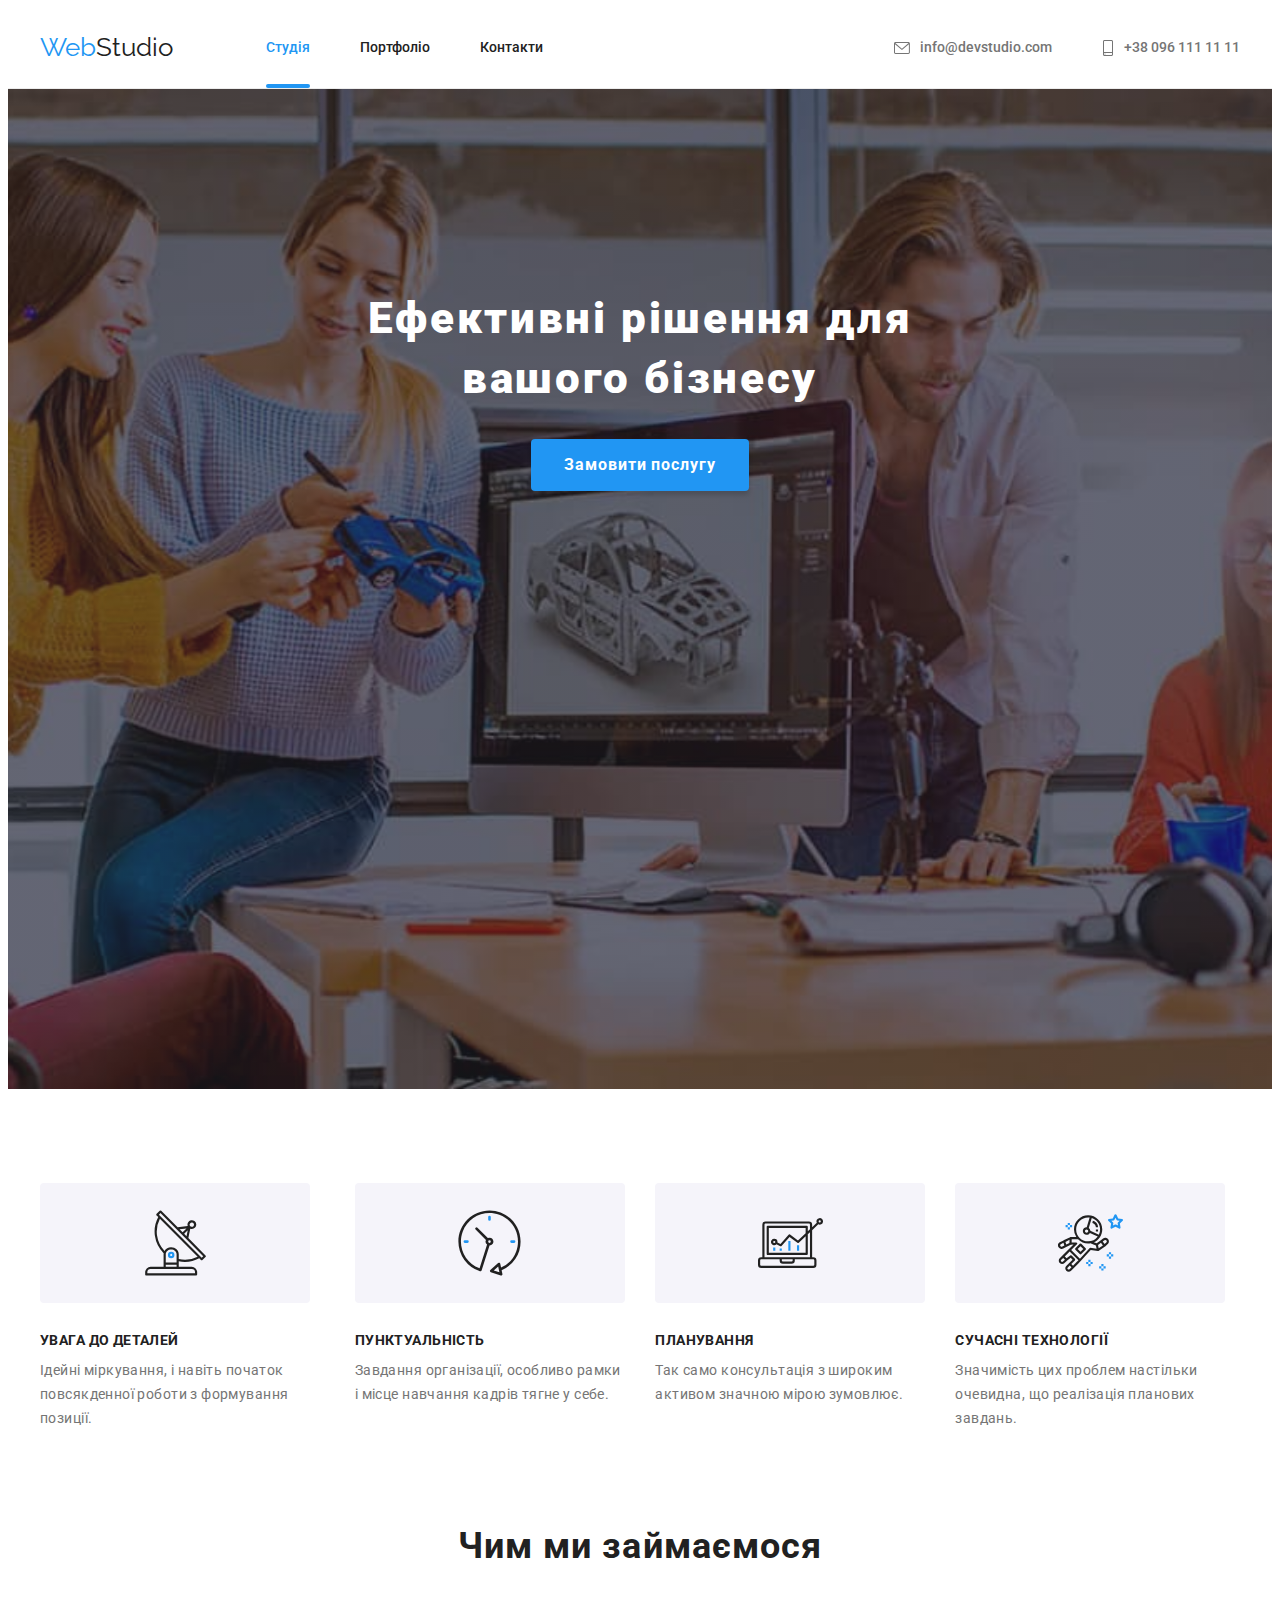
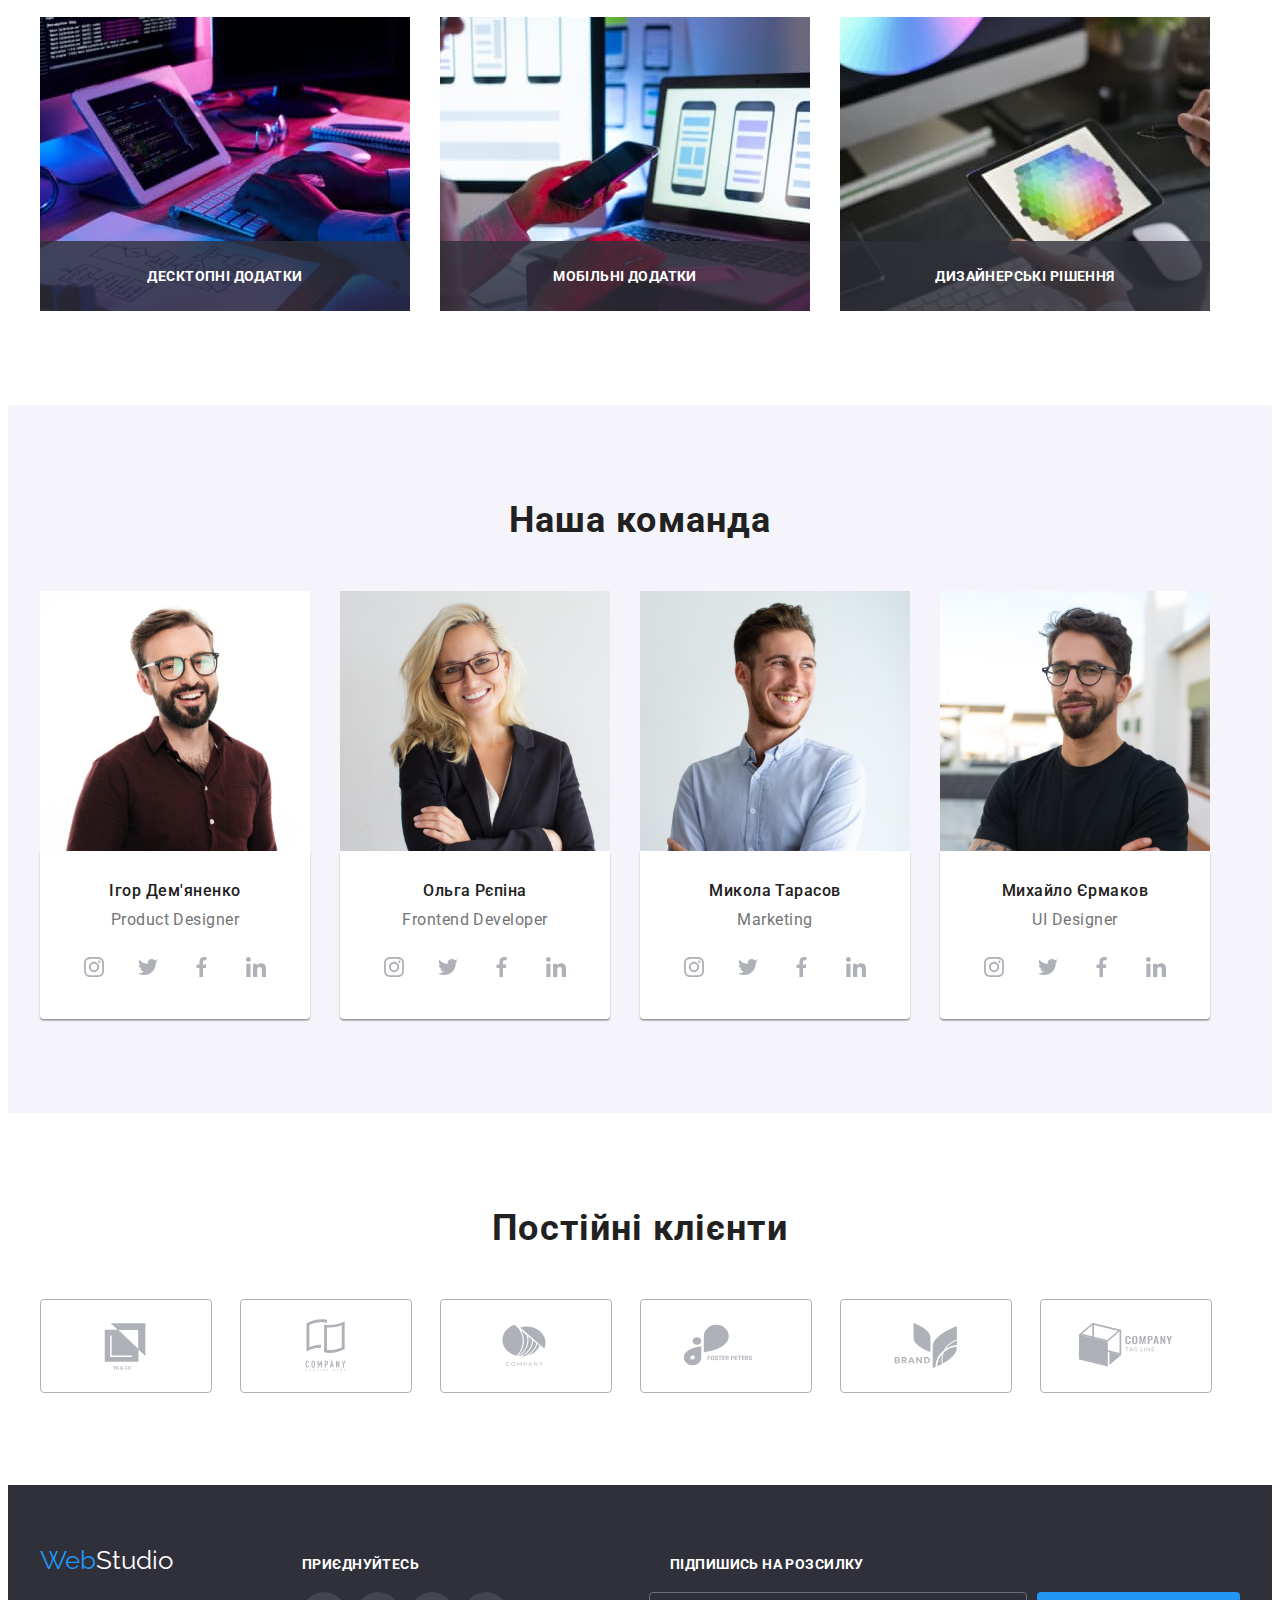
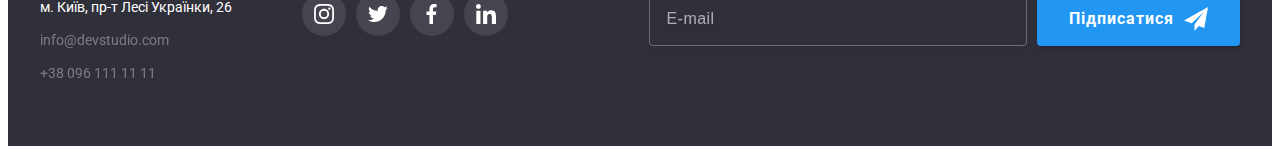
<file: index.html>
<!DOCTYPE html>
<html lang="uk">
  <head>
    <meta charset="UTF-8" />
    <meta http-equiv="X-UA-Compatible" content="IE=edge" />
    <meta name="viewport" content="width=device-width, initial-scale=1.0" />
    <title>WebStudio</title>
    <link
      rel="stylesheet"
      href="https://cdnjs.cloudflare.com/ajax/libs/modern-normalize/1.1.0/modern-normalize.min.css"
      integrity="sha512-wpPYUAdjBVSE4KJnH1VR1HeZfpl1ub8YT/NKx4PuQ5NmX2tKuGu6U/JRp5y+Y8XG2tV+wKQpNHVUX03MfMFn9Q=="
      crossorigin="anonymous"
      referrerpolicy="no-referrer"
    />
    <link rel="stylesheet" href="./css/styles.css" />
    <link rel="preconnect" href="https://fonts.googleapis.com" />
    <link rel="preconnect" href="https://fonts.gstatic.com" crossorigin />
    <link
      href="https://fonts.googleapis.com/css2?family=Raleway:wght@700&family=Roboto:wght@400;500;700;900&display=swap"
      rel="stylesheet"
    />
  </head>
  <body>
    <!-- секція Хедер -->
    <header class="header">
      <div class="container header-container">
        <a href="./index.html" class="logo">
          <span class="logo-web">Web</span>Studio</a
        >
        <nav class="nav-list">
          <ul class="header-nav">
            <li class="header-item">
              <a href="" class="link-nav current">Студія</a>
            </li>
            <li class="header-item">
              <a href="./portfolio.html" class="link-nav">Портфоліо</a>
            </li>
            <li class="header-item">
              <a href="" class="link-nav">Контакти</a>
            </li>
          </ul>
        </nav>

        <ul class="contacts">
          <li class="header-item">
            <a class="link-contact mail" href="mailto:info@devstudio.com">
              <svg width="16" height="12" class="ico">
                <use href="./images/sprite.svg#icon-mail"></use>
              </svg>
              info@devstudio.com</a
            >
          </li>
          <li class="header-item">
            <a class="link-contact" href="tel:+380961111111">
              <svg width="12" height="16" class="ico">
                <use href="./images/sprite.svg#icon-smartphone"></use>
              </svg>
              +38 096 111 11 11</a
            >
          </li>
        </ul>
      </div>
    </header>

    <main class="main">

      <!-- Секція hero -->
      <section class="section-hero overlay">
        <div class="container">
          <h1 class="title-hero">Ефективні рішення для вашого бізнесу</h1>
          <button data-modal-open class="button-hero animate__animated animate__zoomIn" type="button">Замовити послугу</button>
        </div>
      </section>

      <!-- Секція фічі -->
      <section class="section benefits-section">
        <div class="container">
          <h2 class="visually-hidden">Прихована секція ФІЧІ</h2>
          <ul class="benefits-list">
            <li class="benefit-item">
              <div class="benefit-ico">
                <svg width="65" height="70" class="">
                  <use href="./images/sprite.svg#icon-antenna"></use>
                </svg>
              </div>
              <h3 class="benefits">УВАГА ДО ДЕТАЛЕЙ</h3>
              <p class="benefits-text">
                Ідейні міркування, і навіть початок повсякденної роботи з
                формування позиції.
              </p>
            </li>
            <li class="benefit-item">
              <div class="benefit-ico">
                <svg width="65" height="70" class="">
                  <use href="./images/sprite.svg#icon-clock"></use>
                </svg>
              </div>
              <h3 class="benefits">ПУНКТУАЛЬНІСТЬ</h3>
              <p class="benefits-text">
                Завдання організації, особливо рамки і місце навчання кадрів
                тягне у себе.
              </p>
            </li>
            <li class="benefit-item">
              <div class="benefit-ico">
                <svg width="65" height="70" class="">
                  <use href="./images/sprite.svg#icon-diagram"></use>
                </svg>
              </div>
              <h3 class="benefits">ПЛАНУВАННЯ</h3>
              <p class="benefits-text">
                Так само консультація з широким активом значною мірою зумовлює.
              </p>
            </li>
            <li class="benefit-item">
              <div class="benefit-ico">
                <svg width="65" height="70" class="">
                  <use href="./images/sprite.svg#icon-astronaut"></use>
                </svg>
              </div>
              <h3 class="benefits">СУЧАСНІ ТЕХНОЛОГІЇ</h3>
              <p class="benefits-text">
                Значимість цих проблем настільки очевидна, що реалізація
                планових завдань.
              </p>
            </li>
          </ul>
        </div>
      </section>

      <!-- Секція фото  -->
      <section class="section section-about">
        <div class="container">
          <h2 class="section-title">Чим ми займаємося</h2>
          <ul class="services-list">
            <li class="about">
              <img
                src="./images/img1.jpeg"
                alt="набір на клавіатурі за планшетом"
                width="370"
              />
              <p class="text-about">ДЕСКТОПНІ ДОДАТКИ</p>
            </li>
            <li class="about">
              <img
                src="./images/img2.jpeg"
                alt="смартфон в руках та розробка мобільних версій"
                width="370"
              />
              <p class="text-about">МОБІЛЬНІ ДОДАТКИ</p>
            </li>
            <li class="about">
              <img
                src="./images/img3.jpeg"
                alt="кольорова гамма в планшеті"
                width="370"
              />
              <p class="text-about">ДИЗАЙНЕРСЬКІ РІШЕННЯ</p>
            </li>
          </ul>
        </div>
      </section>

      <!-- Секція членів команди -->
      <section class="section team-list">
        <div class="container">
          <h2 class="section-title">Наша команда</h2>
          <ul class="team">
            <li class="team-item">
              <img src="./images/igor.jpeg" alt="фото Ігоря" width="270" />
              <div class="team-pic">
                <h3 class="team-name">Ігор Дем'яненко</h3>
                <p class="team-position" lang="en">Product Designer</p>
                <ul class="social">
                  <li class="social-item">
                    <a
                      class="social-link"
                      href="#"
                      target="_blank"
                      rel="noopener noreferrer nofollow"
                    >
                      <svg class="icon-social" width="20" height="20">
                        <use href="./images/sprite.svg#icon-insta"></use>
                      </svg>
                    </a>
                  </li>

                  <li class="social-item">
                    <a
                      class="social-link"
                      href="#"
                      target="_blank"
                      rel="noopener noreferrer nofollow"
                    >
                      <svg class="icon-social" width="20" height="20">
                        <use href="./images/sprite.svg#icon-twitter"></use>
                      </svg>
                    </a>
                  </li>

                  <li class="social-item">
                    <a
                      class="social-link"
                      href="#"
                      target="_blank"
                      rel="noopener noreferrer nofollow"
                    >
                      <svg class="icon-social" width="20" height="20">
                        <use href="./images/sprite.svg#icon-facebook"></use>
                      </svg>
                    </a>
                  </li>

                  <li class="social-item">
                    <a
                      class="social-link"
                      href="#"
                      target="_blank"
                      rel="noopener noreferrer nofollow"
                    >
                      <svg class="icon-social" width="20" height="20">
                        <use href="./images/sprite.svg#icon-linkedin"></use>
                      </svg>
                    </a>
                  </li>
                </ul>
              </div>
            </li>
            <li class="team-item">
              <img src="./images/olga.jpeg" alt="фото Ольги" width="270" />
              <div class="team-pic">
                <h3 class="team-name">Ольга Рєпіна</h3>
                <p class="team-position" lang="en">Frontend Developer</p>
                <ul class="social">
                  <li class="social-item">
                    <a
                      class="social-link"
                      href="#"
                      target="_blank"
                      rel="noopener noreferrer nofollow"
                    >
                      <svg class="icon-social" width="20" height="20">
                        <use href="./images/sprite.svg#icon-insta"></use>
                      </svg>
                    </a>
                  </li>

                  <li class="social-item">
                    <a
                      class="social-link"
                      href="#"
                      target="_blank"
                      rel="noopener noreferrer nofollow"
                    >
                      <svg class="icon-social" width="20" height="20">
                        <use href="./images/sprite.svg#icon-twitter"></use>
                      </svg>
                    </a>
                  </li>

                  <li class="social-item">
                    <a
                      class="social-link"
                      href="#"
                      target="_blank"
                      rel="noopener noreferrer nofollow"
                    >
                      <svg class="icon-social" width="20" height="20">
                        <use href="./images/sprite.svg#icon-facebook"></use>
                      </svg>
                    </a>
                  </li>

                  <li class="social-item">
                    <a
                      class="social-link"
                      href="#"
                      target="_blank"
                      rel="noopener noreferrer nofollow"
                    >
                      <svg class="icon-social" width="20" height="20">
                        <use href="./images/sprite.svg#icon-linkedin"></use>
                      </svg>
                    </a>
                  </li>
                </ul>
              </div>
            </li>
            <li class="team-item">
              <img src="./images/mykola.jpeg" alt="фото Миколи" width="270" />
              <div class="team-pic">
                <h3 class="team-name">Микола Тарасов</h3>
                <p class="team-position" lang="en">Marketing</p>
                <ul class="social">
                  <li class="social-item">
                    <a
                      class="social-link"
                      href="#"
                      target="_blank"
                      rel="noopener noreferrer nofollow"
                    >
                      <svg class="icon-social" width="20" height="20">
                        <use href="./images/sprite.svg#icon-insta"></use>
                      </svg>
                    </a>
                  </li>

                  <li class="social-item">
                    <a
                      class="social-link"
                      href="#"
                      target="_blank"
                      rel="noopener noreferrer nofollow"
                    >
                      <svg class="icon-social" width="20" height="20">
                        <use href="./images/sprite.svg#icon-twitter"></use>
                      </svg>
                    </a>
                  </li>

                  <li class="social-item">
                    <a
                      class="social-link"
                      href="#"
                      target="_blank"
                      rel="noopener noreferrer nofollow"
                    >
                      <svg class="icon-social" width="20" height="20">
                        <use href="./images/sprite.svg#icon-facebook"></use>
                      </svg>
                    </a>
                  </li>

                  <li class="social-item">
                    <a
                      class="social-link"
                      href="#"
                      target="_blank"
                      rel="noopener noreferrer nofollow"
                    >
                      <svg class="icon-social" width="20" height="20">
                        <use href="./images/sprite.svg#icon-linkedin"></use>
                      </svg>
                    </a>
                  </li>
                </ul>
              </div>
            </li>
            <li class="team-item">
              <img src="./images/myhajlo.jpeg" alt="фото Михайла" width="270" />
              <div class="team-pic">
                <h3 class="team-name">Михайло Єрмаков</h3>
                <p class="team-position" lang="en">UI Designer</p>
                <ul class="social">
                  <li class="social-item">
                    <a
                      class="social-link"
                      href="#"
                      target="_blank"
                      rel="noopener noreferrer nofollow"
                    >
                      <svg class="icon-social" width="20" height="20">
                        <use href="./images/sprite.svg#icon-insta"></use>
                      </svg>
                    </a>
                  </li>

                  <li class="social-item">
                    <a
                      class="social-link"
                      href="#"
                      target="_blank"
                      rel="noopener noreferrer nofollow"
                    >
                      <svg class="icon-social" width="20" height="20">
                        <use href="./images/sprite.svg#icon-twitter"></use>
                      </svg>
                    </a>
                  </li>

                  <li class="social-item">
                    <a
                      class="social-link"
                      href="#"
                      target="_blank"
                      rel="noopener noreferrer nofollow"
                    >
                      <svg class="icon-social" width="20" height="20">
                        <use href="./images/sprite.svg#icon-facebook"></use>
                      </svg>
                    </a>
                  </li>

                  <li class="social-item">
                    <a
                      class="social-link"
                      href="#"
                      target="_blank"
                      rel="noopener noreferrer nofollow"
                    >
                      <svg class="icon-social" width="20" height="20">
                        <use href="./images/sprite.svg#icon-linkedin"></use>
                      </svg>
                    </a>
                  </li>
                </ul>
              </div>
            </li>
          </ul>
        </div>
      </section>

      <!-- Секція Постійні клієнти -->
      <section class="section client-list">
        <div class="container">
          <h2 class="section-title">Постійні клієнти</h2>
          <ul class="clients">
            <li class="client-item">
              <a
                class="client-link"
                href="#"
                target="_blank"
                rel="noopener noreferrer nofollow"
              >
                <svg class="icons" width="106" height="60">
                  <use href="./images/sprite.svg#icon-Logo1"></use>
                </svg>
              </a>
            </li>

            <li class="client-item">
              <a
                class="client-link"
                href="#"
                target="_blank"
                rel="noopener noreferrer nofollow"
              >
                <svg class="icons" width="106" height="60">
                  <use href="./images/sprite.svg#icon-Logo2"></use>
                </svg>
              </a>
            </li>

            <li class="client-item">
              <a
                class="client-link"
                href="#"
                target="_blank"
                rel="noopener noreferrer nofollow"
              >
                <svg class="icons" width="106" height="60">
                  <use href="./images/sprite.svg#icon-Logo3"></use>
                </svg>
              </a>
            </li>

            <li class="client-item">
              <a
                class="client-link"
                href="#"
                target="_blank"
                rel="noopener noreferrer nofollow"
              >
                <svg class="icons" width="106" height="60">
                  <use href="./images/sprite.svg#icon-Logo4"></use>
                </svg>
              </a>
            </li>

            <li class="client-item">
              <a
                class="client-link"
                href="#"
                target="_blank"
                rel="noopener noreferrer nofollow"
              >
                <svg class="icons" width="106" height="60">
                  <use href="./images/sprite.svg#icon-Logo5"></use>
                </svg>
              </a>
            </li>

            <li class="client-item">
              <a
                class="client-link"
                href="#"
                target="_blank"
                rel="noopener noreferrer nofollow"
              >
                <svg class="icons" width="106" height="60">
                  <use href="./images/sprite.svg#icon-Logo6"></use>
                </svg>
              </a>
            </li>
          </ul>
        </div>
      </section>
    </main>

    <!-- Футер -->
    <footer class="footer">
      <div class="container">
        <div class="footer-position">
          <div class="footer-main">
            <a href="./index.html" class="logo-footer">
              <span class="logo-web">Web</span>Studio</a
            >
            <address>
              <ul class="footer-list">
                <li>
                  <a
                    class="address-footer map"
                    href="https://goo.gl/maps/TjLMkLWJnbs5kSYVA"
                    >м. Київ, пр-т Лесі Українки, 26</a
                  >
                </li>
                <li>
                  <a
                    class="link-footer mail-footer"
                    href="mailto:info@devstudio.com"
                    >info@devstudio.com</a
                  >
                </li>
                <li>
                  <a class="link-footer" href="tel:+380961111111"
                    >+38 096 111 11 11</a
                  >
                </li>
              </ul>
            </address>
          </div>
          <div class="footer-add">
            <strong class="add">ПРИЄДНУЙТЕСЬ</strong>
            <ul class="social-footer">
              <li class="social-item-footer">
                <a
                  class="social-link-footer"
                  href="#"
                  target="_blank"
                  rel="noopener noreferrer nofollow"
                >
                  <svg class="icon-social" width="20" height="20">
                    <use href="./images/sprite.svg#icon-insta"></use>
                  </svg>
                </a>
              </li>

              <li class="social-item-footer">
                <a
                  class="social-link-footer"
                  href="#"
                  target="_blank"
                  rel="noopener noreferrer nofollow"
                >
                  <svg class="icon-social" width="20" height="20">
                    <use href="./images/sprite.svg#icon-twitter"></use>
                  </svg>
                </a>
              </li>

              <li class="social-item-footer">
                <a
                  class="social-link-footer"
                  href="#"
                  target="_blank"
                  rel="noopener noreferrer nofollow"
                >
                  <svg class="icon-social" width="20" height="20">
                    <use href="./images/sprite.svg#icon-facebook"></use>
                  </svg>
                </a>
              </li>

              <li class="social-item-footer">
                <a
                  class="social-link-footer"
                  href="#"
                  target="_blank"
                  rel="noopener noreferrer nofollow"
                >
                  <svg class="icon-social" width="20" height="20">
                    <use href="./images/sprite.svg#icon-linkedin"></use>
                  </svg>
                </a>
              </li>
            </ul>
          </div>
          <div class="footer-follow">
            <p class="add">Підпишись на розсилку</p>
            <form
              class="footer-form"
              action=""
              name="add-to-us"
              autocomplete="on"
            >
              <label>
                <input
                  class="add-to-us"
                  type="email"
                  name="user-email"
                  placeholder="E-mail"
                />
              </label>
              <button class="button-hero footer-button" type="submit">
                Підписатися
                <svg width="24" height="24" class="add-button">
                  <use href="./images/sprite.svg#icon-send"></use>
                </svg>
              </button>
            </form>
          </div>
        </div>
      </div>
    </footer>

    <!--модальне вікно-->
    <div data-modal class="backdrop is-hidden">
      <div class="modal">
        <button data-modal-close aria-label="закрити" class="exit" type="button">
          <svg width="18" height="18" class="">
            <use href="./images/sprite.svg#icon-exit"></use>
          </svg>
        </button>
        <form class="sign-up-form" action="">
          <p class="modal-form-name">Залиште свої дані, ми вам передзвонимо</p>
          <label class="label-form" for="name">Ім`я</label>
          <div class="form-field">
            <input
              class="input"
              type="text"
              name="name"
              id="name"
              minlength="4"
              required
              autofocus
            />
            <svg width="12" height="12" class="icon">
              <use href="./images/sprite.svg#icon-user"></use>
            </svg>
          </div>
          <label class="label-form" for="tel">Телефон</label>
          <div class="form-field">
            <input class="input" type="tel" name="tel" id="tel" required />
            <svg width="13" height="13" class="icon">
              <use href="./images/sprite.svg#icon-tel"></use>
            </svg>
          </div>
          <label class="label-form" for="mail">Пошта</label>
          <div class="form-field">
            <input class="input" type="email" name="mail" id="mail" required />
            <svg width="15" height="12" class="icon">
              <use href="./images/sprite.svg#icon-maill"></use>
            </svg>
          </div>
          <div class="form-field-text">
            <label class="label-form" for="comment">Комментар</label>
            <textarea
              class="textarea"
              id="comment"
              name="text"
              cols=""
              rows=""
              placeholder="Введіть текст"
            ></textarea>
          </div>
          <div class="checkbox-div">
            <label class="form-checkbox" for="checkbox">
              <input
                class="visually-hidden agree"
                id="checkbox"
                type="checkbox"
                required
              />
              <span class="icon-agree">
                <svg width="16" height="15" class="icon-agree-svg">
                  <use href="./images/sprite.svg#icon-agree"></use>
                </svg>
              </span>
              <span class="agree-text"
                >Погоджуюсь з розсилкою та приймаю
                <a class="terms">Умови договору</a></span
              >
            </label>
          </div>
          <button class="button-hero button-modal-send" type="submit">
            Відправити
          </button>
        </form>
      </div>
    </div>

    <script src="./js/modal.js"></script>
  </body>
</html>
</file>
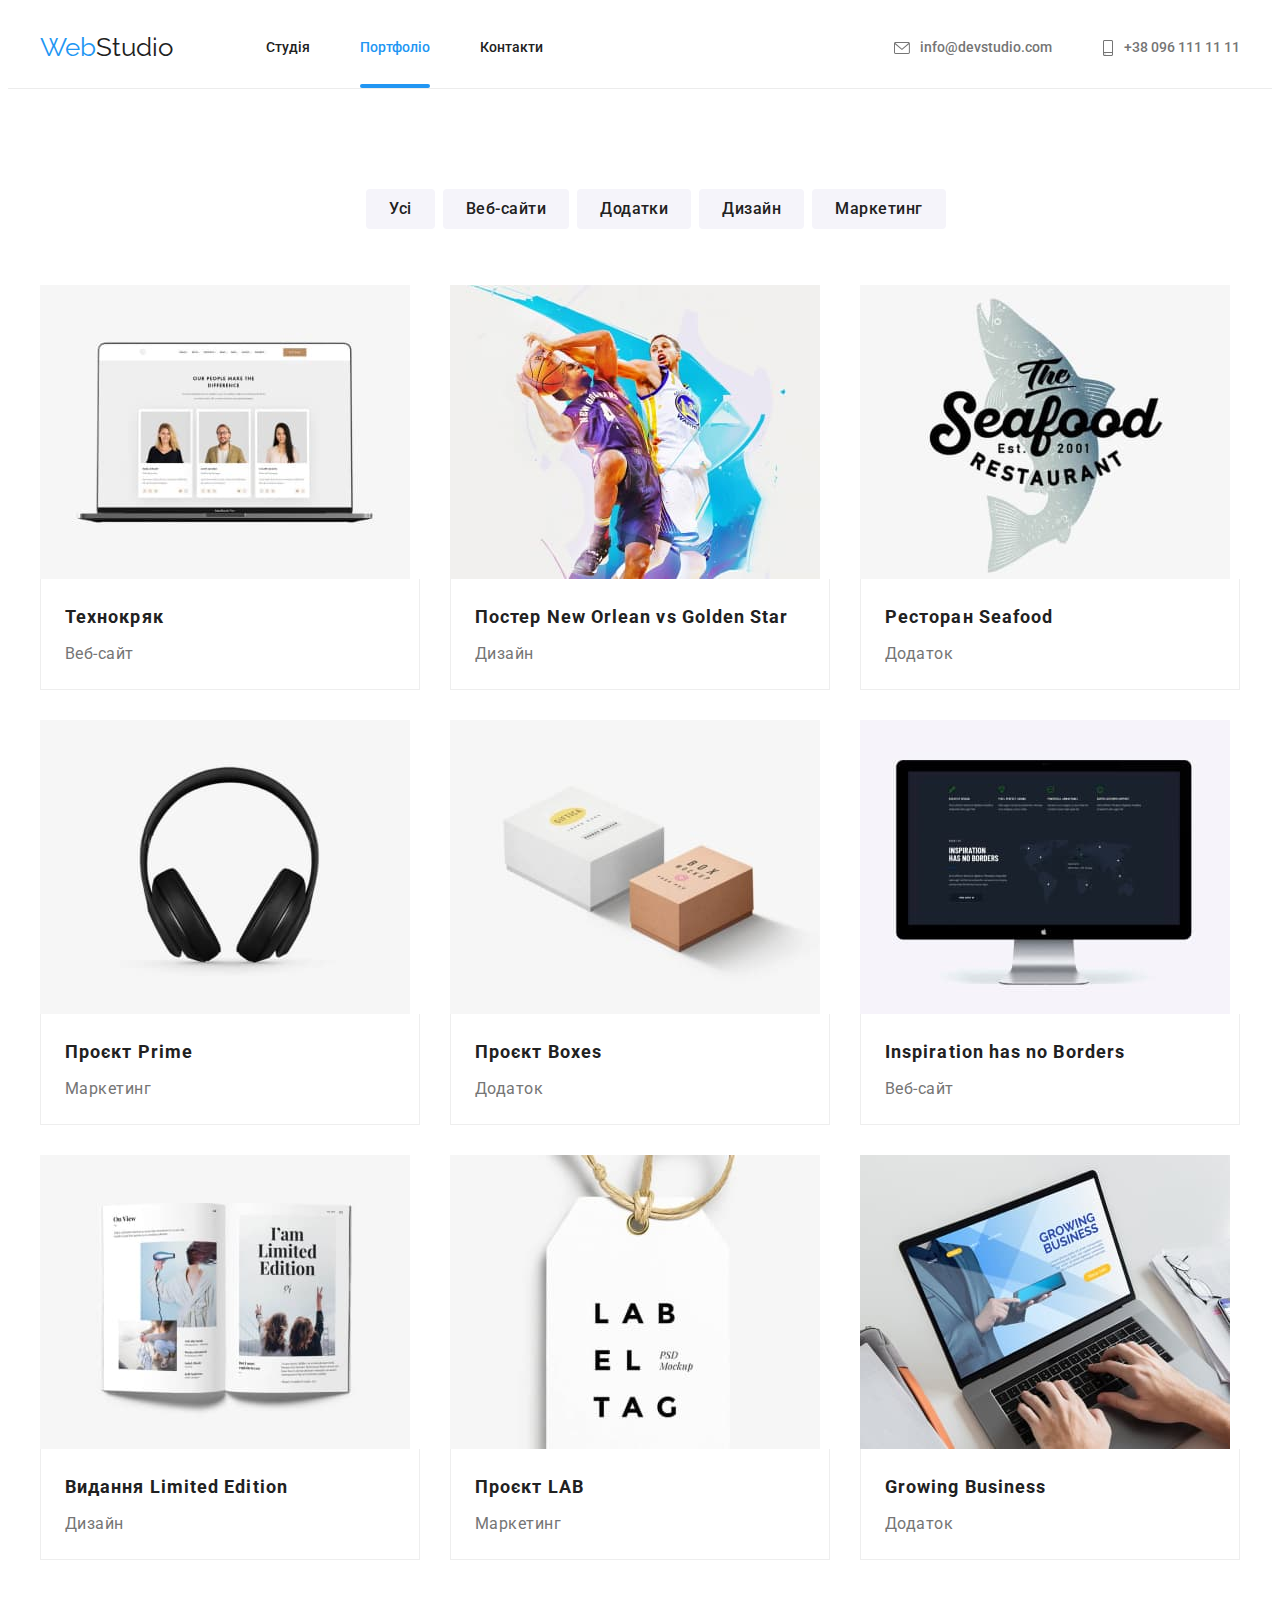
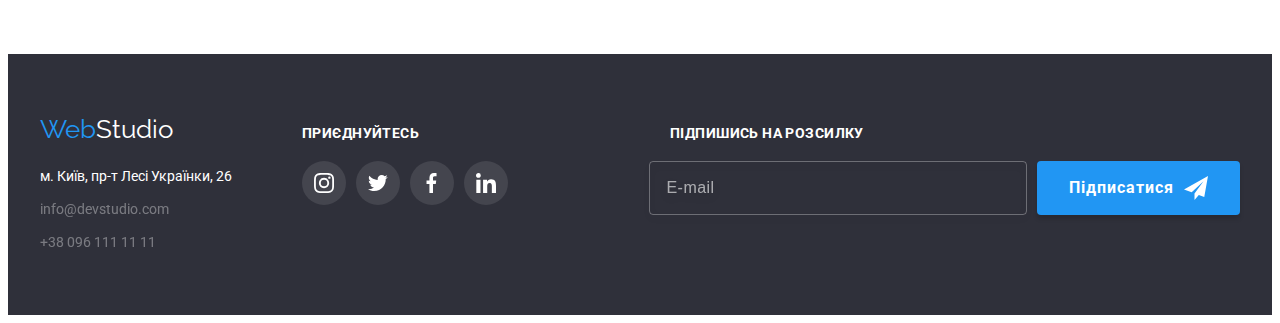
<file: portfolio.html>
<!DOCTYPE html>
<html lang="uk">
  <head>
    <meta charset="UTF-8" />
    <meta http-equiv="X-UA-Compatible" content="IE=edge" />
    <meta name="viewport" content="width=device-width, initial-scale=1.0" />
    <title>WebStudio</title>
    <link
      rel="stylesheet"
      href="https://cdnjs.cloudflare.com/ajax/libs/modern-normalize/1.1.0/modern-normalize.min.css"
      integrity="sha512-wpPYUAdjBVSE4KJnH1VR1HeZfpl1ub8YT/NKx4PuQ5NmX2tKuGu6U/JRp5y+Y8XG2tV+wKQpNHVUX03MfMFn9Q=="
      crossorigin="anonymous"
      referrerpolicy="no-referrer"
    />
    <link rel="stylesheet" href="./css/styles.css" />
    <link rel="preconnect" href="https://fonts.googleapis.com" />
    <link rel="preconnect" href="https://fonts.gstatic.com" crossorigin />
    <link
      href="https://fonts.googleapis.com/css2?family=Raleway:wght@700&family=Roboto:wght@400;500;700;900&display=swap"
      rel="stylesheet"
    />
  </head>
  <body>
    <!-- секція Хедер -->
    <header class="header">
      <div class="container header-container">
        <a href="./index.html" class="logo">
          <span class="logo-web">Web</span>Studio</a
        >
        <nav class="nav-list">
          <ul class="header-nav">
            <li class="header-item">
              <a href="./index.html" class="link-nav">Студія</a>
            </li>
            <li class="header-item">
              <a href="./portfolio.html" class="link-nav current">Портфоліо</a>
            </li>
            <li class="header-item">
              <a href="" class="link-nav">Контакти</a>
            </li>
          </ul>
        </nav>

        <ul class="contacts">
          <li class="header-item">
            <a class="link-contact mail" href="mailto:info@devstudio.com">
              <svg width="16" height="12" class="ico">
                <use href="./images/sprite.svg#icon-mail"></use>
              </svg>
              info@devstudio.com</a
            >
          </li>
          <li class="header-item">
            <a class="link-contact" href="tel:+380961111111">
              <svg width="12" height="16" class="ico">
                <use href="./images/sprite.svg#icon-smartphone"></use>
              </svg>
              +38 096 111 11 11</a
            >
          </li>
        </ul>
      </div>
    </header>

    <main>
      <section class="portfolio-section">
        <!-- Прихований заголовок h1 -->
        <div class="container">
          <h1 class="visually-hidden">Навігація Портфоліо</h1>
          <ul class="portfolio-list">
            <li class="portfolio-item">
              <button type="button" class="button-portfolio">Усі</button>
            </li>
            <li class="portfolio-item">
              <button type="button" class="button-portfolio">Веб-сайти</button>
            </li>
            <li class="portfolio-item">
              <button type="button" class="button-portfolio">Додатки</button>
            </li>
            <li class="portfolio-item">
              <button type="button" class="button-portfolio">Дизайн</button>
            </li>
            <li class="portfolio-item">
              <button type="button" class="button-portfolio">Маркетинг</button>
            </li>
          </ul>

          <ul class="project">
            <li class="dropdown">
              <a class="link-title-portfolio" href="">
                <div class="aside">
                  <img src="./images/tehno.jpeg" alt="вигляд сайту" width="370" >
                <p class="desc">Ресурс пропонує комплексні пропозиції з різним рівнем функціоналу та сервісів. Все це дозволить відвідувачу отримати вичерпні відомості про компанію чи приватну особу.</p>
                </div>
                <div class="border-portfolio">
                  <h2 class="title-portfolio">Технокряк</h2>
                  <p class="description-portfolio">Веб-сайт</p>
                </div>
              </a>
            </li>
            <li class="dropdown">
              <a class="link-title-portfolio" href="">
                <div class="aside">
<img src="./images/poster.jpeg" alt="гра баскетбол" width="370" >
                <p class="desc">Ресурс пропонує комплексні пропозиції з різним рівнем функціоналу та сервісів. Все це дозволить відвідувачу отримати вичерпні відомості про компанію чи приватну особу.</p>
                </div>
                
                <div class="border-portfolio">
                  <h2 class="title-portfolio">
                    Постер New Orlean vs Golden Star
                  </h2>
                  <p class="description-portfolio">Дизайн</p>
                </div>
              </a>
            </li>
            <li class="dropdown">
              <a class="link-title-portfolio" href="">
                <div class="aside">
<img src="./images/seafood.jpeg" alt="логотип риби" width="370" >
                <p class="desc">Ресурс пропонує комплексні пропозиції з різним рівнем функціоналу та сервісів. Все це дозволить відвідувачу отримати вичерпні відомості про компанію чи приватну особу.</p>
                </div>
                
                <div class="border-portfolio">
                  <h2 class="title-portfolio">Ресторан Seafood</h2>
                  <p class="description-portfolio">Додаток</p>
                </div>
              </a>
            </li>
            <li class="dropdown">
              <a class="link-title-portfolio" href="">
                <div class="aside">
     <img src="./images/prime.jpeg" alt="навушники" width="370" >
                <p class="desc">Ресурс пропонує комплексні пропозиції з різним рівнем функціоналу та сервісів. Все це дозволить відвідувачу отримати вичерпні відомості про компанію чи приватну особу.</p>
                </div>
           
                <div class="border-portfolio">
                  <h2 class="title-portfolio">Проєкт Prime</h2>
                  <p class="description-portfolio">Маркетинг</p>
                </div>
              </a>
            </li>
            <li class="dropdown">
              <a class="link-title-portfolio" href="">
                <div class="aside">
   <img src="./images/boxes.jpeg" alt="дві коробки" width="370" >
                <p class="desc">Ресурс пропонує комплексні пропозиції з різним рівнем функціоналу та сервісів. Все це дозволить відвідувачу отримати вичерпні відомості про компанію чи приватну особу.</p>
                </div>
             
                <div class="border-portfolio">
                  <h2 class="title-portfolio">Проєкт Boxes</h2>
                  <p class="description-portfolio">Додаток</p>
                </div>
              </a>
            </li>
            <li class="dropdown">
              <a class="link-title-portfolio" href="">
                <div class="aside">
      <img src="./images/inspiration.jpeg" alt="компʼютер Аймак" width="370" >
                <p class="desc">Ресурс пропонує комплексні пропозиції з різним рівнем функціоналу та сервісів. Все це дозволить відвідувачу отримати вичерпні відомості про компанію чи приватну особу.</p>
                </div>
          
                
                <div class="border-portfolio">
                  <h2 class="title-portfolio">Inspiration has no Borders</h2>
                  <p class="description-portfolio">Веб-сайт</p>
                </div>
              </a>
            </li>
            <li class="dropdown">
              <a class="link-title-portfolio" href="">
                <div class="aside">
   <img src="./images/limited.jpeg" alt="відкрита книжка" width="370" >
                <p class="desc">Ресурс пропонує комплексні пропозиції з різним рівнем функціоналу та сервісів. Все це дозволить відвідувачу отримати вичерпні відомості про компанію чи приватну особу.</p>
                </div>
             
                <div class="border-portfolio">
                  <h2 class="title-portfolio">Видання Limited Edition</h2>
                  <p class="description-portfolio">Дизайн</p>
                </div>
              </a>
            </li>
            <li class="dropdown">
              <a class="link-title-portfolio" href="">
                <div class="aside">
 <img src="./images/lab.jpeg" alt="бірка з написом" width="370" >
                <p class="desc">Ресурс пропонує комплексні пропозиції з різним рівнем функціоналу та сервісів. Все це дозволить відвідувачу отримати вичерпні відомості про компанію чи приватну особу.</p>
                </div>
               
                <div class="border-portfolio">
                  <h2 class="title-portfolio">Проєкт LAB</h2>
                  <p class="description-portfolio">Маркетинг</p>
                </div>
              </a>
            </li>
            <li class="dropdown">
              <a class="link-title-portfolio" href="">
                <div class="aside">
     <img src="./images/growing.jpeg" alt="ноутбук" width="370" >
                <p class="desc">Ресурс пропонує комплексні пропозиції з різним рівнем функціоналу та сервісів. Все це дозволить відвідувачу отримати вичерпні відомості про компанію чи приватну особу.</p>
                </div>
           
                <div class="border-portfolio">
                  <h2 class="title-portfolio">Growing Business</h2>
                  <p class="description-portfolio">Додаток</p>
                </div>
              </a>
            </li>
          </ul>
        </div>
      </section>
    </main>

    <!-- Футер -->
    <footer class="footer">
      <div class="container">
        <div class="footer-position">
          <div class="footer-main">
            <a href="./index.html" class="logo-footer">
              <span class="logo-web">Web</span>Studio</a
            >
            <address>
              <ul class="footer-list">
                <li>
                  <a
                    class="address-footer map"
                    href="https://goo.gl/maps/TjLMkLWJnbs5kSYVA"
                    >м. Київ, пр-т Лесі Українки, 26</a
                  >
                </li>
                <li>
                  <a
                    class="link-footer mail-footer"
                    href="mailto:info@devstudio.com"
                    >info@devstudio.com</a
                  >
                </li>
                <li>
                  <a class="link-footer" href="tel:+380961111111"
                    >+38 096 111 11 11</a
                  >
                </li>
              </ul>
            </address>
          </div>
          <div class="footer-add">
            <strong class="add">ПРИЄДНУЙТЕСЬ</strong>
            <ul class="social-footer">
              <li class="social-item-footer">
                <a
                  class="social-link-footer"
                  href="#"
                  target="_blank"
                  rel="noopener noreferrer nofollow"
                >
                  <svg class="icon-social" width="20" height="20">
                    <use href="./images/sprite.svg#icon-insta"></use>
                  </svg>
                </a>
              </li>

              <li class="social-item-footer">
                <a
                  class="social-link-footer"
                  href="#"
                  target="_blank"
                  rel="noopener noreferrer nofollow"
                >
                  <svg class="icon-social" width="20" height="20">
                    <use href="./images/sprite.svg#icon-twitter"></use>
                  </svg>
                </a>
              </li>

              <li class="social-item-footer">
                <a
                  class="social-link-footer"
                  href="#"
                  target="_blank"
                  rel="noopener noreferrer nofollow"
                >
                  <svg class="icon-social" width="20" height="20">
                    <use href="./images/sprite.svg#icon-facebook"></use>
                  </svg>
                </a>
              </li>

              <li class="social-item-footer">
                <a
                  class="social-link-footer"
                  href="#"
                  target="_blank"
                  rel="noopener noreferrer nofollow"
                >
                  <svg class="icon-social" width="20" height="20">
                    <use href="./images/sprite.svg#icon-linkedin"></use>
                  </svg>
                </a>
              </li>
            </ul>
          </div>
          <div class="footer-follow">
            <p class="add">Підпишись на розсилку</p>
            <form
              class="footer-form"
              action=""
              name="add-to-us"
              autocomplete="on"
            >
              <label>
                <input
                  class="add-to-us"
                  type="email"
                  name="user-email"
                  placeholder="E-mail"
                />
              </label>
              <button class="button-hero footer-button" type="submit">
                Підписатися
                <svg width="24" height="24" class="add-button">
                  <use href="./images/sprite.svg#icon-send"></use>
                </svg>
              </button>
            </form>
          </div>
        </div>
      </div>
    </footer>
  </body>
</html>
</file>
<file: css/styles.css>
:root {
  --prymary-text-color: #212121;
  --title-text-color: #757575;
  --accent-text-color: #2196f3;
  --hero-text-color: #ffffff;
  --secondary-background-color: #f5f4fa;
  --icon-color: #afb1b8;
  --anim-slow: 250ms cubic-bezier(0.4, 0, 0.2, 1);
}

body {
  font-family: "Roboto", sans-serif;
  color: var(--prymary-text-color);
}

.container {
  width: 1200px;
  padding-left: 15px;
  padding-right: 15px;
  margin-left: auto;
  margin-right: auto;
}

h1,
h2,
h3,
p,
ul {
  margin: 0;
}

img {
  display: block;
  max-width: 100%;
  height: auto;
}

button {
  font-family: inherit;
}

/* Хедер */
.header {
  border-bottom: 1px solid #ececec;
}

.logo {
  color: var(--prymary-text-color);
  font-family: "Raleway", sans-serif;
  font-size: 26px;
  line-height: 1.19;
  text-decoration: none;
  display: block;
  margin-right: 0;
  padding-top: 24px;
  padding-bottom: 25px;
}

.logo-web {
  color: var(--accent-text-color);
  display: inline-block;
}

.header-container {
  display: flex;
  align-items: center;
}

.link-nav {
  color: var(--prymary-text-color);
  font-weight: 500;
  font-size: 14px;
  line-height: 1.14;
  text-decoration: none;
  display: block;
  padding-top: 32px;
  padding-bottom: 32px;

  transition: color var(--anim-slow);
}

.link-nav:hover,
.link-nav:focus {
  color: var(--accent-text-color);
}

.nav-list .link-nav.current {
  color: var(--accent-text-color);
}

.link-nav.current {
color: var(--accent-text-color);
    display: block;
    position: relative;
}

.link-nav.current::after {
  content: '';

    display: inline-block;
    bottom: 0;
    left: 0;

    width: 100%;
    height: 4px;

    background-color: var(--accent-text-color);
    border-radius: 2px;
    position: absolute;
}

.header-nav {
  display: flex;
  align-items: center;
  padding-left: 93px;
}

.header-item:not(:last-child) {
  margin-right: 50px;
}

.contacts {
  display: flex;
  margin-left: auto;
}
.link-contact {
  font-weight: 500;
  font-size: 14px;
  line-height: 1.14;
  text-decoration: none;
  display: flex;
  align-items: center;
  justify-content: center;

  transition: color var(--anim-slow);
}

.contacts .link-contact {
  color: var(--title-text-color);
  padding: 32px 0px;
}

.link-contact:hover,
.link-contact:focus {
  color: var(--accent-text-color);
}

.ico {
  margin-right: 10px;
  object-position: center;
  fill: currentColor;

  transition: fill var(--anim-slow);
}

.ico :hover,
.ico :focus {
  fill: var(--accent-text-color);
}

li {
  list-style: none;
}
.visually-hidden {
  position: absolute;
  width: 1px;
  height: 1px;
  margin: -1px;
  border: 0;
  padding: 0;
  white-space: nowrap;
  clip-path: inset(100%);
  clip: rect(0 0 0 0);
  overflow: hidden;
}

/* hero */
.title-hero {
  color: var(--hero-text-color);
  max-width: 650px;
  margin-bottom: 30px;
  margin-left: auto;
  margin-right: auto;
  padding: 0px;
  font-size: 44px;
  font-weight: 900;
  line-height: 1.36;
  letter-spacing: 0.06em;
}

.section-hero {
  background-color: #2f303a;
  text-align: center;
  padding-top: 200px;
  padding-bottom: 200px;
}
.overlay {
  max-width: 1600px;
  height: 600px;
  margin-left: auto;
  margin-right: auto;
  background-image: linear-gradient(
      to right,
      rgba(47, 48, 58, 0.4),
      rgba(47, 48, 58, 0.4)
    ),
    url(../images/Img-hero.jpeg), url(../images/Bg-hero.jpeg);
  background-repeat: no-repeat;
  background-position: center;
  background-size: cover;
}

.button-hero {
  color: var(--hero-text-color);
  background-color: var(--accent-text-color);
  font-family: inherit;
  font-weight: 700;
  font-size: 16px;
  line-height: 1.88;
  cursor: pointer;
  box-shadow: 0px 4px 4px rgba(0, 0, 0, 0.15);
  border-radius: 4px;
  border: 1px solid transparent;
  padding: 10px 32px;
  display: inline-block;
  align-items: center;
  letter-spacing: 0.06em;

  transition: background-color var(--anim-slow);
}

.button-hero:hover,
.button-hero:focus {
  background-color: #188ce8;
}

/* фічі (benefits) */
.benefits-section {
  padding-top: 94px;
  padding-bottom: 94px;
}

.benefits-list {
  display: flex;
  padding-left: 0;
}

.benefit-item:not(:last-child) {
  margin-right: 30px;
}

.benefit-ico {
  display: flex;
  align-items: center;
  justify-content: center;
  width: 270px;
  height: 120px;
  background: var(--secondary-background-color);
  border-radius: 4px;
  margin-bottom: 30px;
}

.benefits {
  color: var(--prymary-text-color);
  font-size: 14px;
  line-height: 1.14;
  margin-bottom: 10px;
  letter-spacing: 0.03em;
  text-transform: uppercase;
}

.benefits-text {
  color: var(--title-text-color);
  font-size: 14px;
  line-height: 1.71;
  letter-spacing: 0.03em;
}

/* фото */
.section-about {
  padding-bottom: 94px;
}

.section-title {
  color: var(--prymary-text-color);
  font-size: 36px;
  line-height: 1.17;
  margin-bottom: 50px;
  text-align: center;
  letter-spacing: 0.03em;
}

.services-list {
  display: flex;
  margin-top: 50px;
  padding-left: 0;
}

.about:not(:last-child) {
  margin-right: 30px;
}

.about {
    position: relative;
    width: 370px;
    height: 294px;
    margin-bottom: 0;
}

.text-about {
    position: absolute;
    display: flex;
    justify-content: center;
    align-items:center;
    width: 100%;
    bottom: 0;
    left: 0;
    height: 70px;
    font-family: var(--main-font);
    font-style: normal;
    font-weight: 700;
    font-size: 14px;
    line-height: 0.16;
    text-align: center;
    letter-spacing: 0.03em;
    text-transform: uppercase;
    color: var(--hero-text-color);
    background: rgba(47, 48, 58, 0.8);
}

/* члени команди */
.section.team-list {
  padding: 94px 0;
  background-color: #f5f4fa;
}

.team {
  display: flex;
  flex-wrap: wrap;
  padding-left: 0;
}

.team-pic {
  box-shadow: 0px 1px 3px rgba(0, 0, 0, 0.12), 0px 1px 1px rgba(0, 0, 0, 0.14),
    0px 2px 1px rgba(0, 0, 0, 0.2);
  border-radius: 0px 0px 4px 4px;
  background-color: var(--hero-text-color);
  padding-top: 30px;
  padding-bottom: 30px;
}
.team-item:not(:last-child) {
  margin-right: 30px;
}

.team-name {
  color: var(--prymary-text-color);
  font-weight: 500;
  font-size: 16px;
  line-height: 1.19;
  margin-bottom: 10px;
  text-align: center;
  letter-spacing: 0.03em;
}

.team-position {
  color: var(--title-text-color);
  font-size: 16px;
  line-height: 1.19;
  text-align: center;
  letter-spacing: 0.03em;
}

.social {
  display: flex;
  justify-content: space-between;
  padding-left: 0px;
  margin-left: 32px;
  margin-right: 32px;
  margin-top: 16px;
}

.social-item {
  width: 44px;
  height: 44px;
}

.social-link {
  display: flex;
  justify-content: center;
  align-items: center;
  width: 100%;
  height: 100%;
  border-radius: 50%;
  fill: var(--icon-color);

  transition: background-color var(--anim-slow);
  transition: fill var(--anim-slow);
}
.social-link:hover,
.social-link:focus {
  background-color: var(--accent-text-color);
  fill: var(--hero-text-color);
}

/* Постійні клієнти */
.client-list {
  padding-top: 94px;
  padding-bottom: 94px;
}
.clients {
  display: flex;
  flex-wrap: wrap;
  padding-left: 0;
}
.client-item {
  width: 170px;
  height: 92px;
}

.client-item:not(:last-child) {
  margin-right: 30px;
}
.client-link {
  display: flex;
  align-items: center;
  justify-content: center;
  width: 100%;
  height: 100%;
  cursor: pointer;
  color: var(--icon-color);
  border: 1px solid var(--icon-color);
  border-radius: 4px;

  transition: color var(--anim-slow);
}

.client-link:hover,
.client-link:focus {
  border: 1px solid var(--accent-text-color);
  border-radius: 4px;
  color: var(--accent-text-color);
}

.icons {
  padding: 0px;
  fill: currentColor;
}


/* Footer */
.footer {
  background-color: #2f303a;
  padding-top: 60px;
  padding-bottom: 60px;
}
.footer-list {
  padding-left: 0;
}

.logo-footer {
  color: var(--hero-text-color);
  font-family: Raleway;
  font-size: 26px;
  line-height: 1.19;
  text-decoration: none;
  display: block;
  margin-bottom: 20px;
}

.address-footer {
  color: var(--hero-text-color);
  font-size: 14px;
  line-height: 1.71;
  font-style: normal;
  text-decoration: none;

  transition: color var(--anim-slow);
}
.link-footer {
  color: rgba(255, 255, 255, 0.6);
  font-size: 14px;
  line-height: 1.71;
  opacity: 0.6;
  font-style: normal;
  text-decoration: none;

  transition: color var(--anim-slow);
}
.address-footer:hover,
.address-footer:focus {
  color: var(--accent-text-color);
}
.link-footer:hover,
.link-footer:focus {
  color: var(--accent-text-color);
}

.map {
  display: block;
  margin-bottom: 9px;
}

.mail-footer {
  display: block;
  margin-bottom: 9px;
}

.social-item-footer {
  display: flex;
  align-items: center;
  justify-content: center;
  width: 44px;
  height: 44px;
  border-radius: 50%;
  margin-right: 10px;
}

.social-link-footer {
  display: flex;
  align-items: center;
  justify-content: center;
  fill: var(--hero-text-color);
  width: 100%;
  height: 100%;
  border-radius: 50%;
  background-color: rgba(255, 255, 255, 0.1);

  transition: background-color var(--anim-slow);
}

.social-link-footer:hover,
.social-link-footer:focus {
  background-color: var(--accent-text-color);
  fill: var(--hero-text-color);
}

.social-footer {
  display: flex;
  flex-wrap: wrap;
  justify-content: center;
  padding: 0;
}

.footer-position {
  display: flex;
  align-items: baseline;
}

.footer-main {
  margin-right: 70px;
}

.footer-add {
  margin-right: 70px;
}

.add {
  display: block;
  margin-bottom: 20px;
  font-style: normal;
  font-weight: 700;
  font-size: 14px;
  line-height: 16px;
  letter-spacing: 0.03em;
  text-transform: uppercase;
  color: var(--hero-text-color);
}


.footer-follow {
    width: 570px;
    margin-left: auto;
    flex-direction: row;
}

.footer-button {
    display: inline-flex;
    justify-content: center;
    border: none;
}

.add-button {
    content: "";
    background-size: contain;
    margin-left: 10px;
    fill: #FFFFFF;
}

.add-to-us {
    width: 358px;
    height: 50px;
    padding-left: 16px;
    margin-right: 10px;
    justify-content: flex-end;
    font-size: 16px;
    border: 1px solid rgba(255, 255, 255, 0.3);
    filter: drop-shadow(0px 4px 4px rgba(0, 0, 0, 0.15));
    border-radius: 4px;
    background-color: transparent;
    color: var(--hero-text-color);
    outline: transparent;
    transition: border-color var(--anim-slow);
}

.add-to-us:focus {
    border-color: var(--accent-text-color);
}

.add-to-us::placeholder {
    font-size: 16px;
    line-height: 1.25; 
    
    display: flex;
    align-items: center;
    letter-spacing: 0.03em;
    
    color: rgba(255, 255, 255, 0.6);
}

.footer-form {
    display: flex;
    justify-content: flex-end;
}

/* PORTFOLIO */

.button-portfolio {
  color: var(--prymary-text-color);
  font-weight: 500;
  font-size: 16px;
  line-height: 1.63;
  text-align: center;
  letter-spacing: 0.03em;
  cursor: pointer;
  background-color: var(--secondary-background-color);
  border-radius: 4px;
  border: 1px solid transparent;
  padding: 6px 22px;
  transition: background-acolor var(--anim-slow),
  color var(--anim-slow);
}

.portfolio-section {
  padding-top: 100px;
  padding-bottom: 94px;
}

.portfolio-list {
  display: flex;
  justify-content: center;
  margin-bottom: 56px;
}

.portfolio-item {
  margin-right: 8px;
}

.button-portfolio:hover {
  color: var(--hero-text-color);
  background-color: var(--accent-text-color);
  box-shadow: 0px 4px 4px rgba(0, 0, 0, 0.15);
}

.button-portfolio:focus {
  color: var(--accent-text-color);
  box-shadow: 0px 4px 4px rgba(0, 0, 0, 0.15);
}

.button-secondary.current {
  background-color: var(--accent-text-color);
  color: var(--hero-text-color);
}

.title-portfolio {
  color: var(--prymary-text-color);
  font-size: 18px;
  line-height: 2;
  letter-spacing: 0.06em;
  margin-bottom: 4px;
}

.border-portfolio {
  border: 1px solid #eeeeee;
  border-top: 0;
  padding: 20px 24px;
}

.description-portfolio {
  color: var(--title-text-color);
  font-size: 16px;
  line-height: 1.88;
  letter-spacing: 0.03em;
}

.link-title-portfolio {
  display: block;
  text-decoration: none;
}

.link-title-portfolio:hover,
.link-title-portfolio:focus {
  box-shadow: 0px 4px 4px rgba(0, 0, 0, 0.15);
}

.project {
  display: flex;
  flex-wrap: wrap;
  gap: 30px;
  padding: 0;
}

.dropdown {
  flex-basis: calc((100% - 60px) / 3);
}

.aside {
    position: relative;
    display: block;
    overflow: hidden;
}

.desc {
    position: absolute;
    top: 0;
    left: 0;
    width: 100%;
    height: 100%;
    padding: 63px 24px;
    background-color: rgba(33, 150, 243, 0.9);
    font-family: var(--main-font);
    font-size: 18px;
    letter-spacing: 0.03em;
    line-height: 1.5;
    color: var(--hero-text-color);

    transition: var(--anim-slow), opasiti linear;
    transform: translatey(+100%);

    overflow: hidden;
}

.dropdown:hover .desc {
    content: '';
    transform: translatey(0);
}


/* модальне вікно*/

.backdrop {
    position: fixed;
    top: 0;
    left: 0;
    width: 100%;
    height: 100%;
    z-index: 1000;

    background-color: rgba(0, 0, 0, 0.2);

    opacity: 1;
    visibility: visible;
    pointer-events: initial;

    transition: opasity 250ms cubic-bezier(.17, .67, .83, .67);
}

.is-hidden {
    opacity: 0;
    visibility: hidden;
    pointer-events: none;
}

.backdrop.is-hidden .modal {
    transform: translate(-50%, -50%) scale(0.9);
}

.modal {
    position: absolute;
    top: 50%;
    left: 50%;
    padding: 40px;

    min-width: 528px;
    min-height: 581px;
    background-color: var(--hero-text-color);
    
    border-radius: 4px;
    box-shadow: 0px 1px 3px rgba(0, 0, 0, 0.12), 0px 1px 1px rgba(0, 0, 0, 0.14), 0px 2px 1px rgba(0, 0, 0, 0.2);
    transform: translate(-50%, -50%) scale(1);      
    transition: transform 250ms cubic-bezier(.17, .67, .83, .67);
}

.exit {
    position: absolute;
    top: 0;
    right: 0;

    transform: translate(-8px, 8px);

    display: flex;
    align-items: center;
    justify-content: center;
    width: 30px;
    height: 30px;
    padding: 0;

    border: 1px solid rgba(0, 0, 0, 0.1);
    border-radius: 50%;
    background-color: var(--hero-text-color);
    cursor: pointer;
    box-shadow: 0px 1px 3px rgba(0, 0, 0, 0.12), 0px 1px 1px rgba(0, 0, 0, 0.14), 0px 2px 1px rgba(0, 0, 0, 0.2);
}

/* ДЗ 6 */

.exit:focus,
.exit:hover {
    fill: var(--accent-text-color);
}

.sign-up-form {
    display: block;
    flex-direction: column;
}

.modal-form-name {
    margin-bottom: 12px;
    font-family: "Roboto", sans-serif;
    font-style: normal;
    font-weight: 700;
    font-size: 20px;
    text-align: center;
    line-height: 1.71;
    letter-spacing: 0.03em;
    color: var(--prymary-text-color);
}

.form-field {
    display: flex;
    position: relative;
    margin-bottom: 10px;
    margin-top: 4px;
    flex-direction: column;
}

.form-field-text{
    display: flex;
    position: relative;
    flex-direction: column;
}

.input {
    height: 40px;
    padding-left: 42px;
    padding-right: 15px;
    border: 1px solid rgba(33, 33, 33, 0.2);
    border-radius: 4px;
    outline: transparent;

    transition: border-color var(--anim-slow);
}

.label-form {
    font-size: 12px;
    margin-bottom: 4px;
    letter-spacing: 0.01em;
    color: var(--title-text-color);
}

.input:focus {
    border-color: var(--accent-text-color);
}
        
.icon {
    position: absolute;
    top: 50%;
    left: 5%;

    transform: translate(-50%, -50%);
    transition: fill var(--anim-slow);
}

.input:focus ~ .icon{
    fill: var(--accent-text-color);
}

.textarea {
    width: 100%;
    height: 120px;
    padding: 12px 16px;
    resize: none;
    border: 1px solid rgba(33, 33, 33, 0.2);
    border-radius: 4px;
    outline: transparent;
}

.textarea:focus {
    border-color: var(--accent-text-color);
}

.terms {
    color: var(--accent-text-color);
    text-decoration: 0.5px underline;
}

.checkbox-div {
    display: flex;
    justify-content: center;
    margin-bottom: 30px;
    margin-top: 20px;
}

.form-checkbox {
    gap: 7px;
    justify-content: center;
}

.icon-agree {
    width: 16px;
    height: 15px;
    display: inline-flex;
    align-items: center;
    justify-content: center;
    border: 1px solid black;
    border-radius: 2px;

    transition: background-color 250ms, border 250ms linear;
}

.agree:checked + .icon-agree {
    background-color: var(--accent-text-color);
    border: transparent;
}

.icon-agree-svg {
    fill: var(--hero-text-color);
}

.agree-text {
    user-select: none;
    color: var(--title-text-color);
}
  
.button-modal-send {
    display: block;
    width: 200px;
    height: 50px;
    margin: auto;
}
</file>
